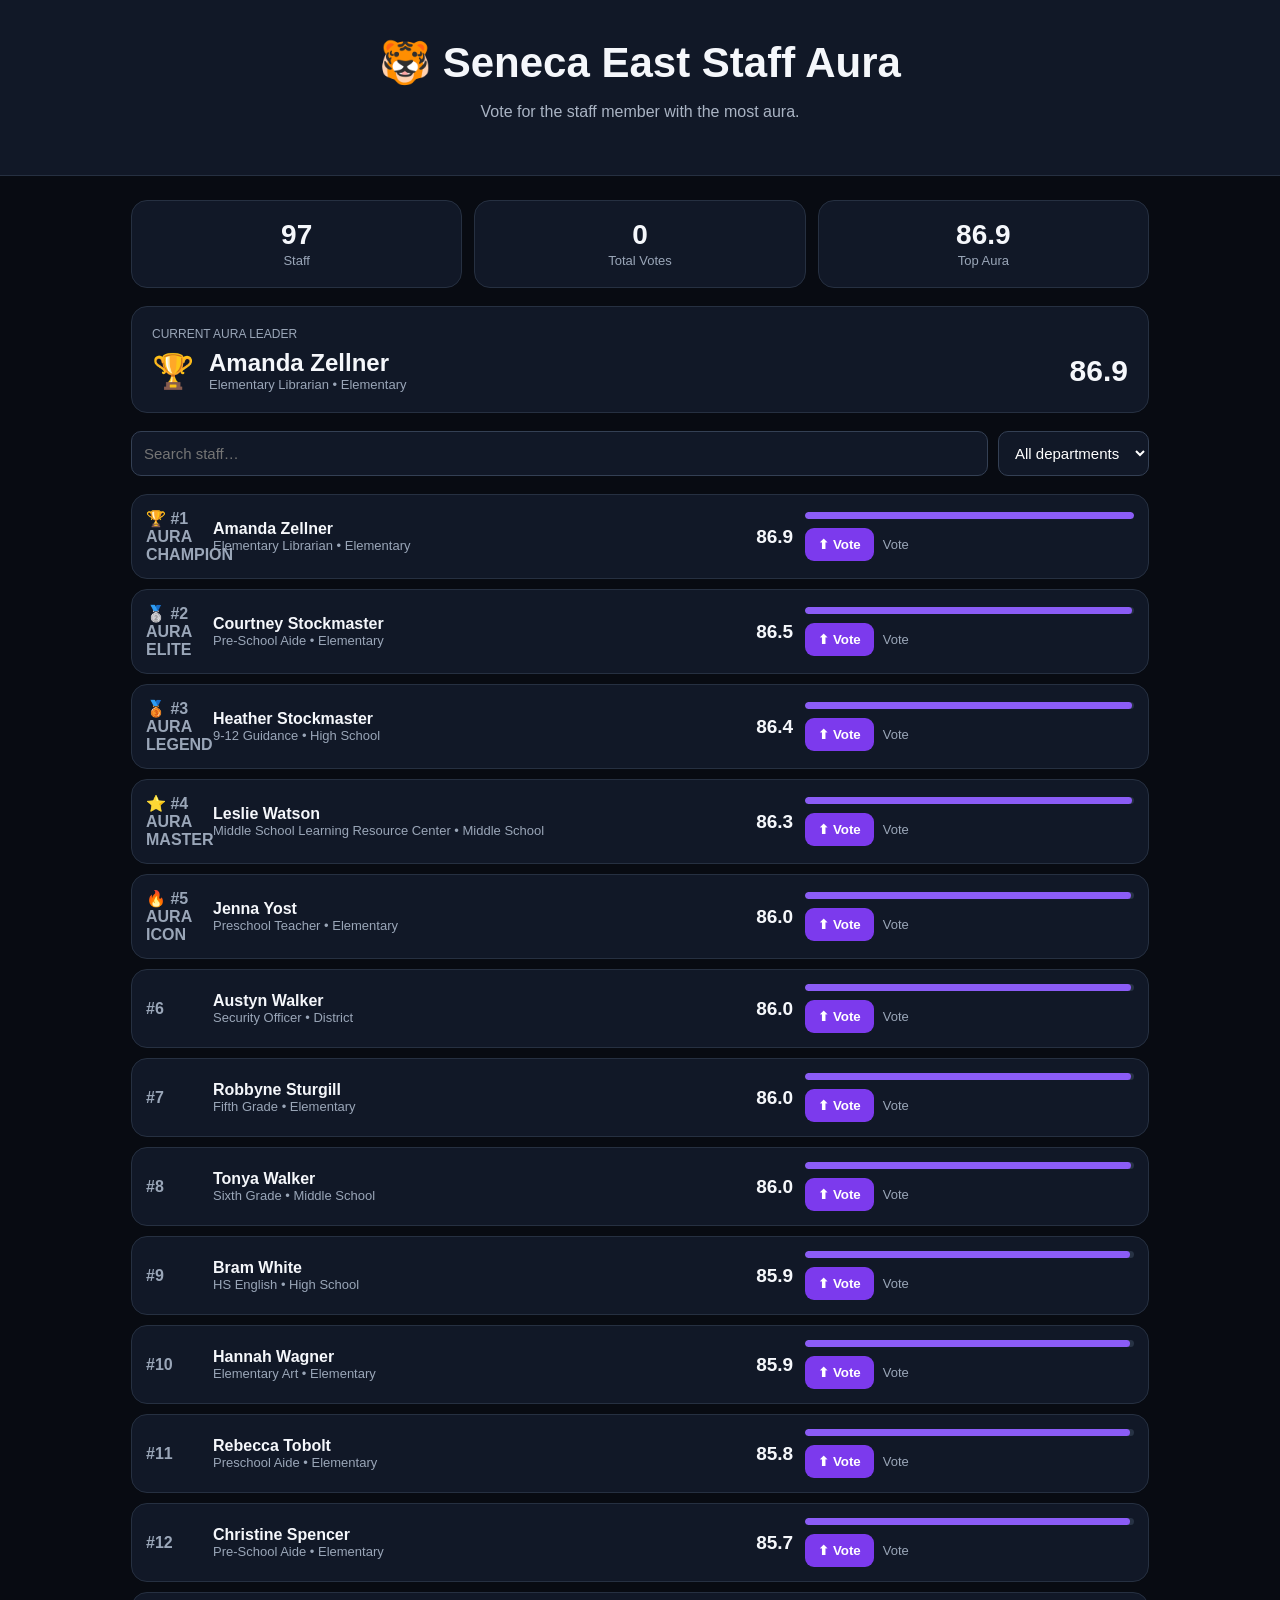
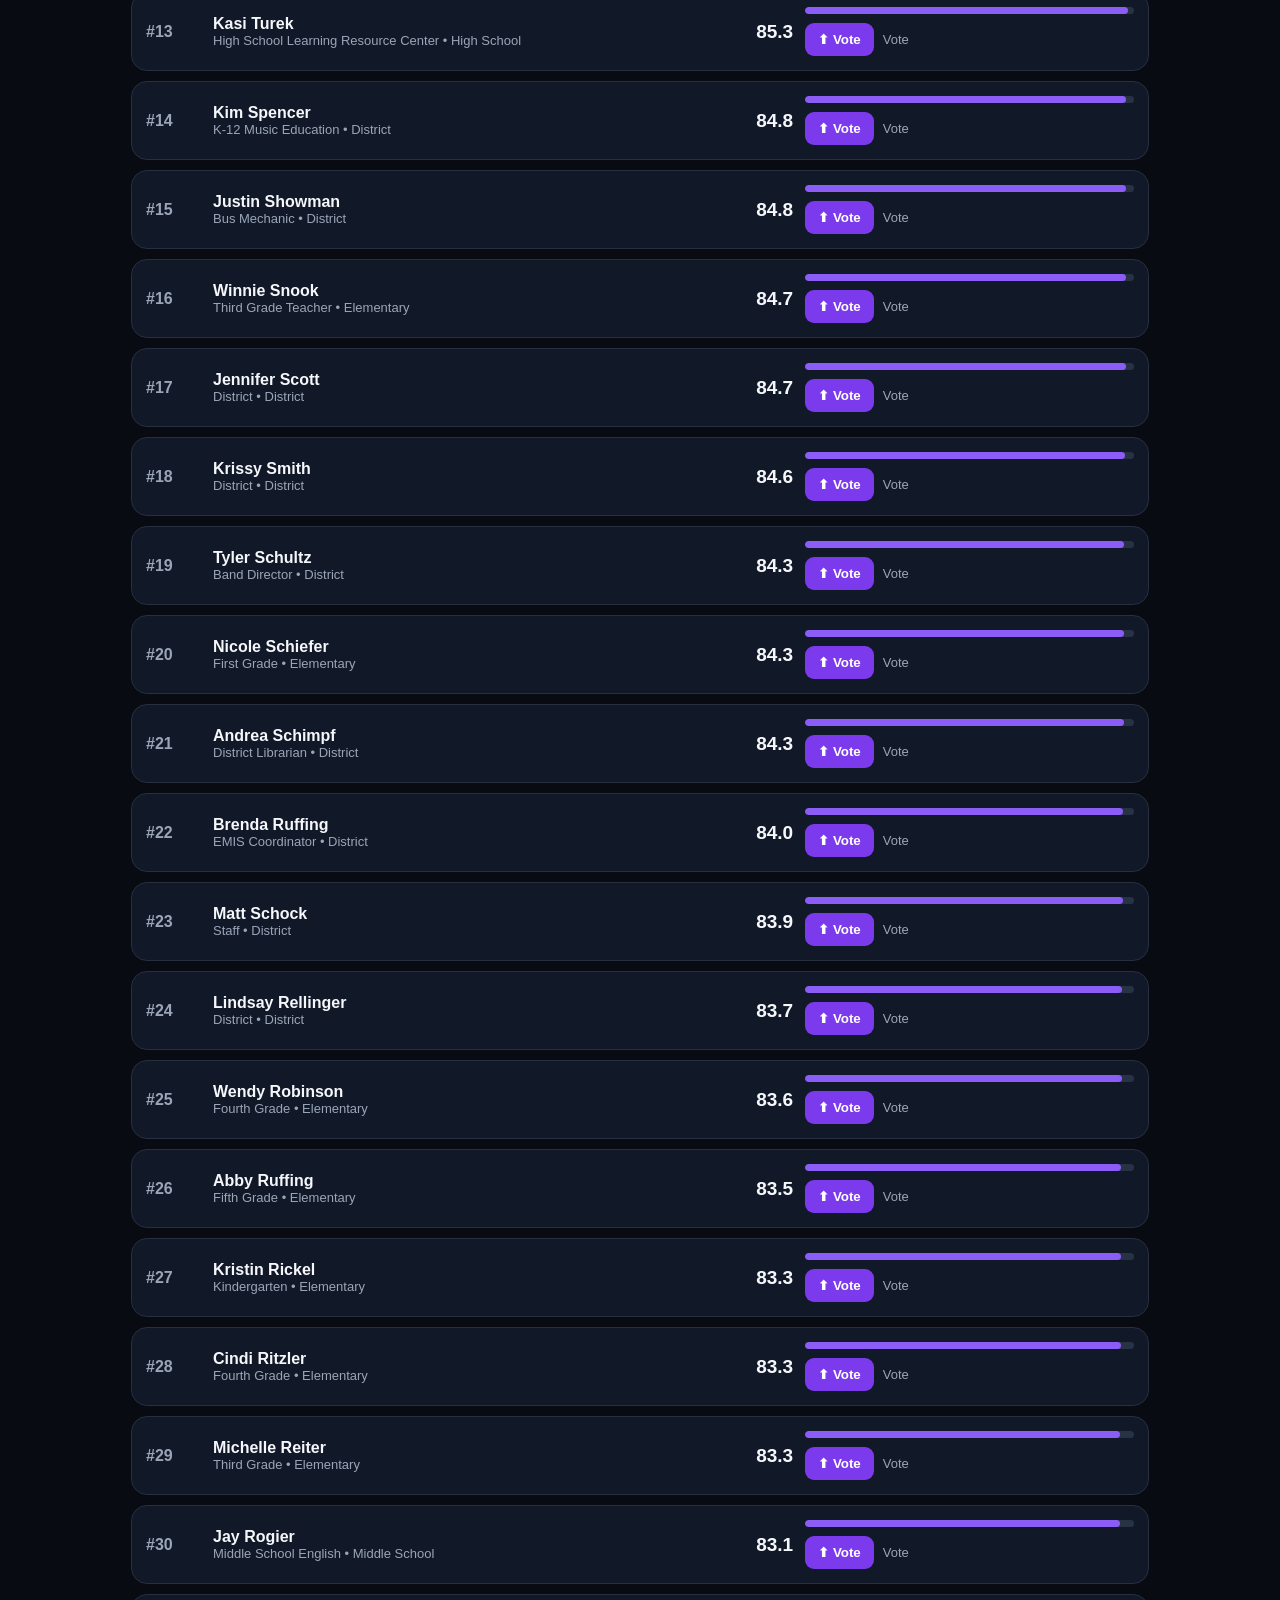
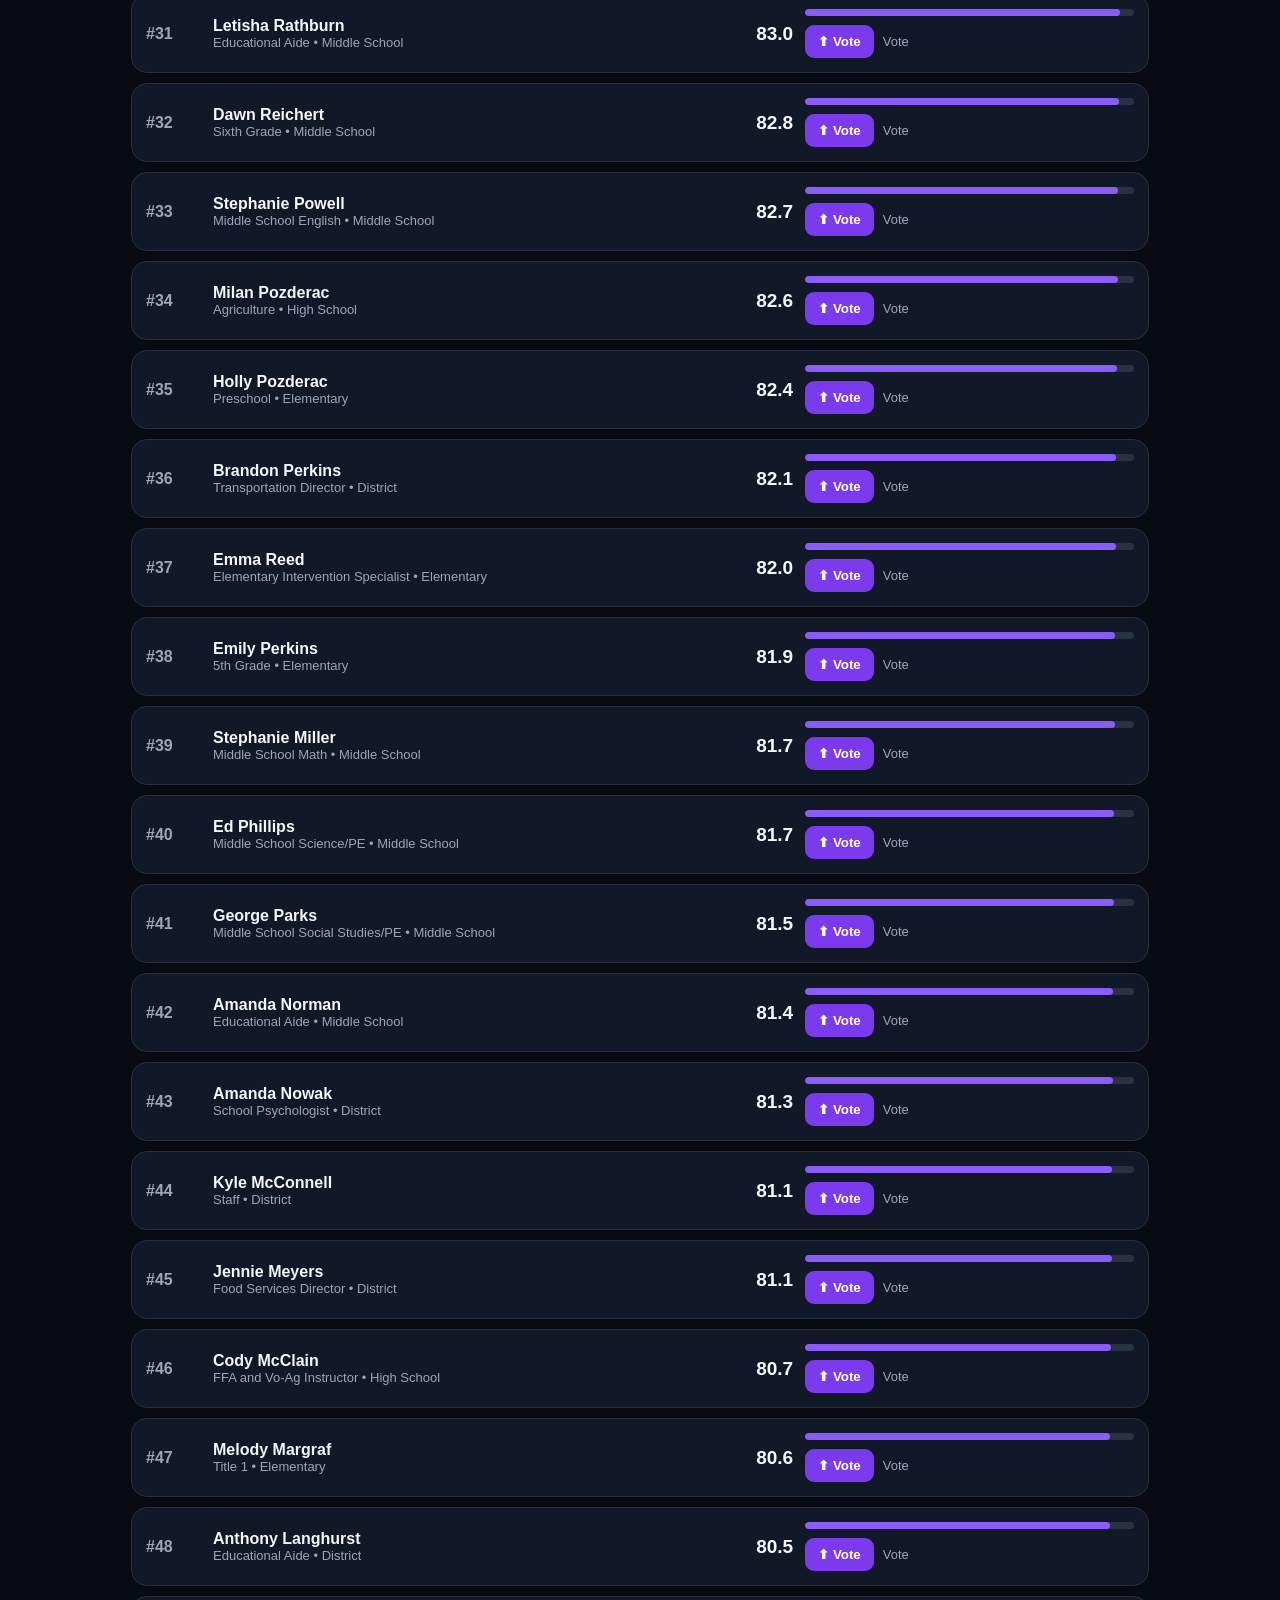
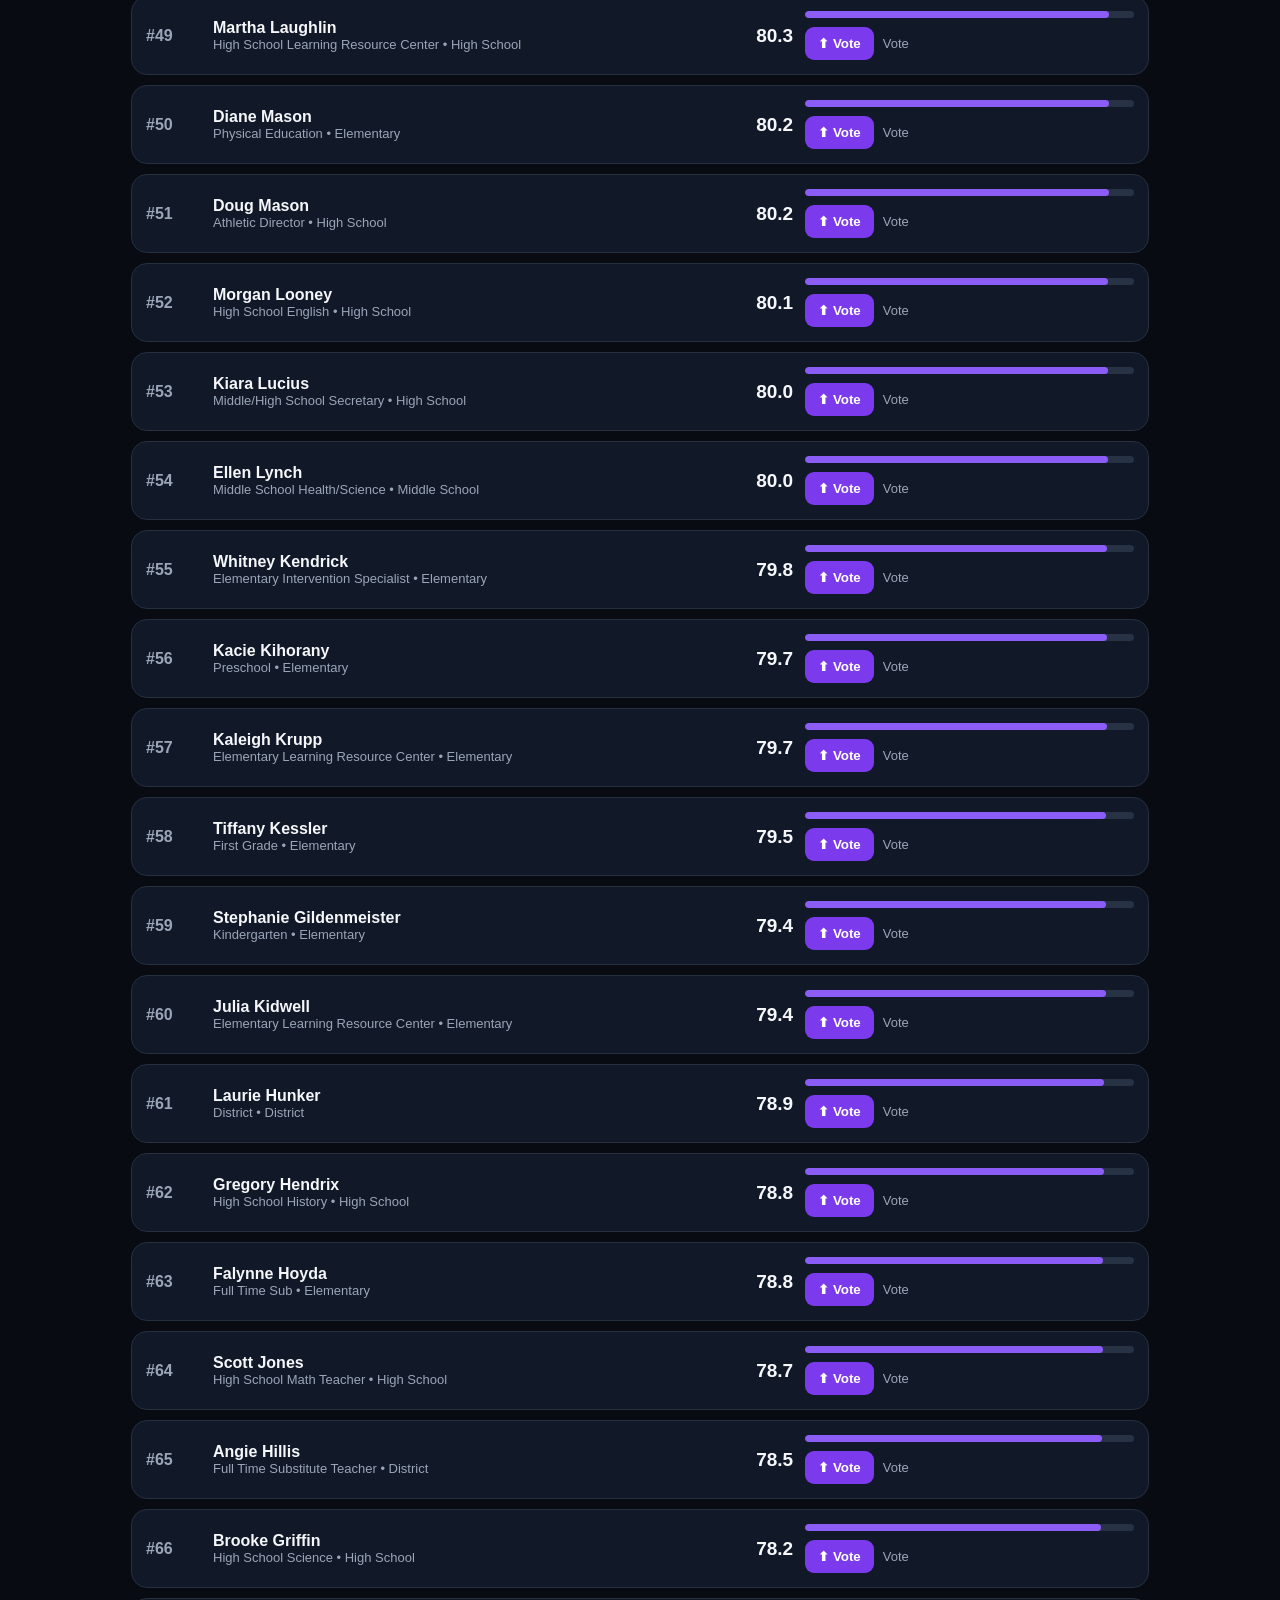
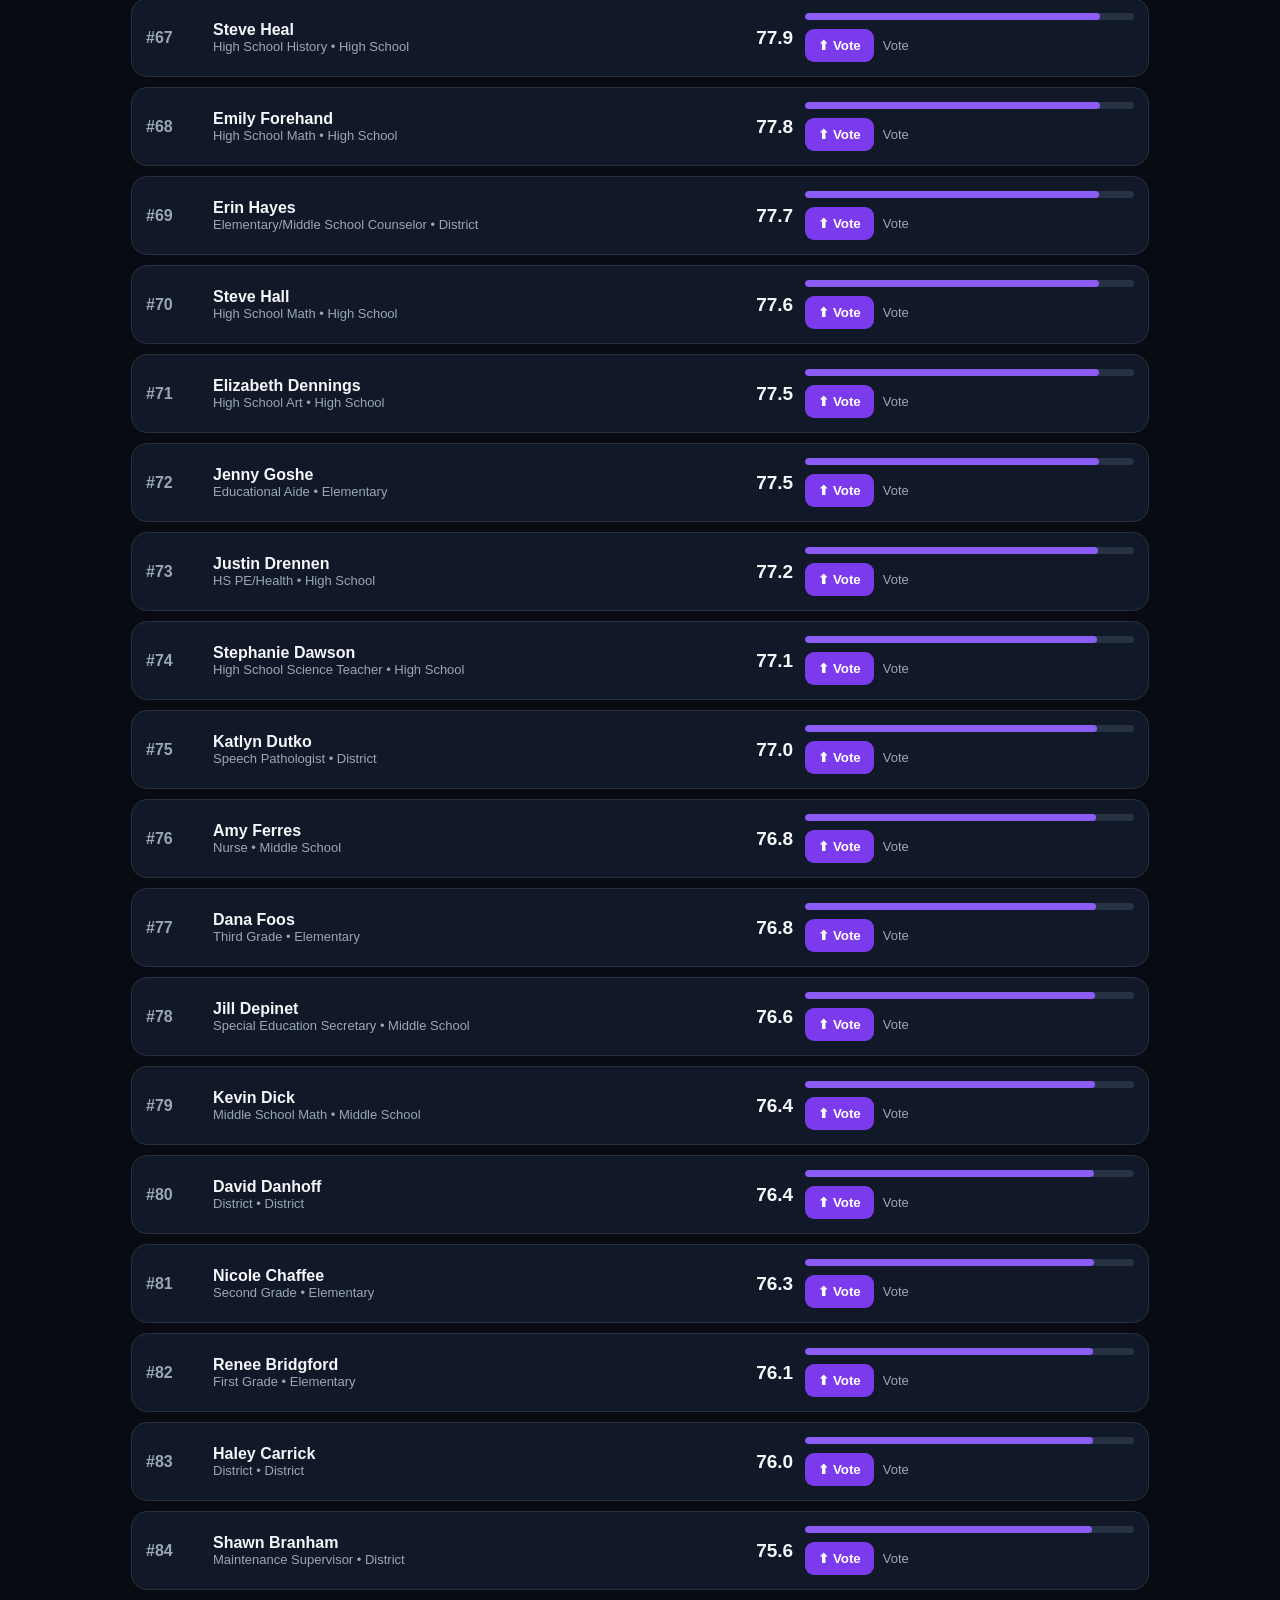
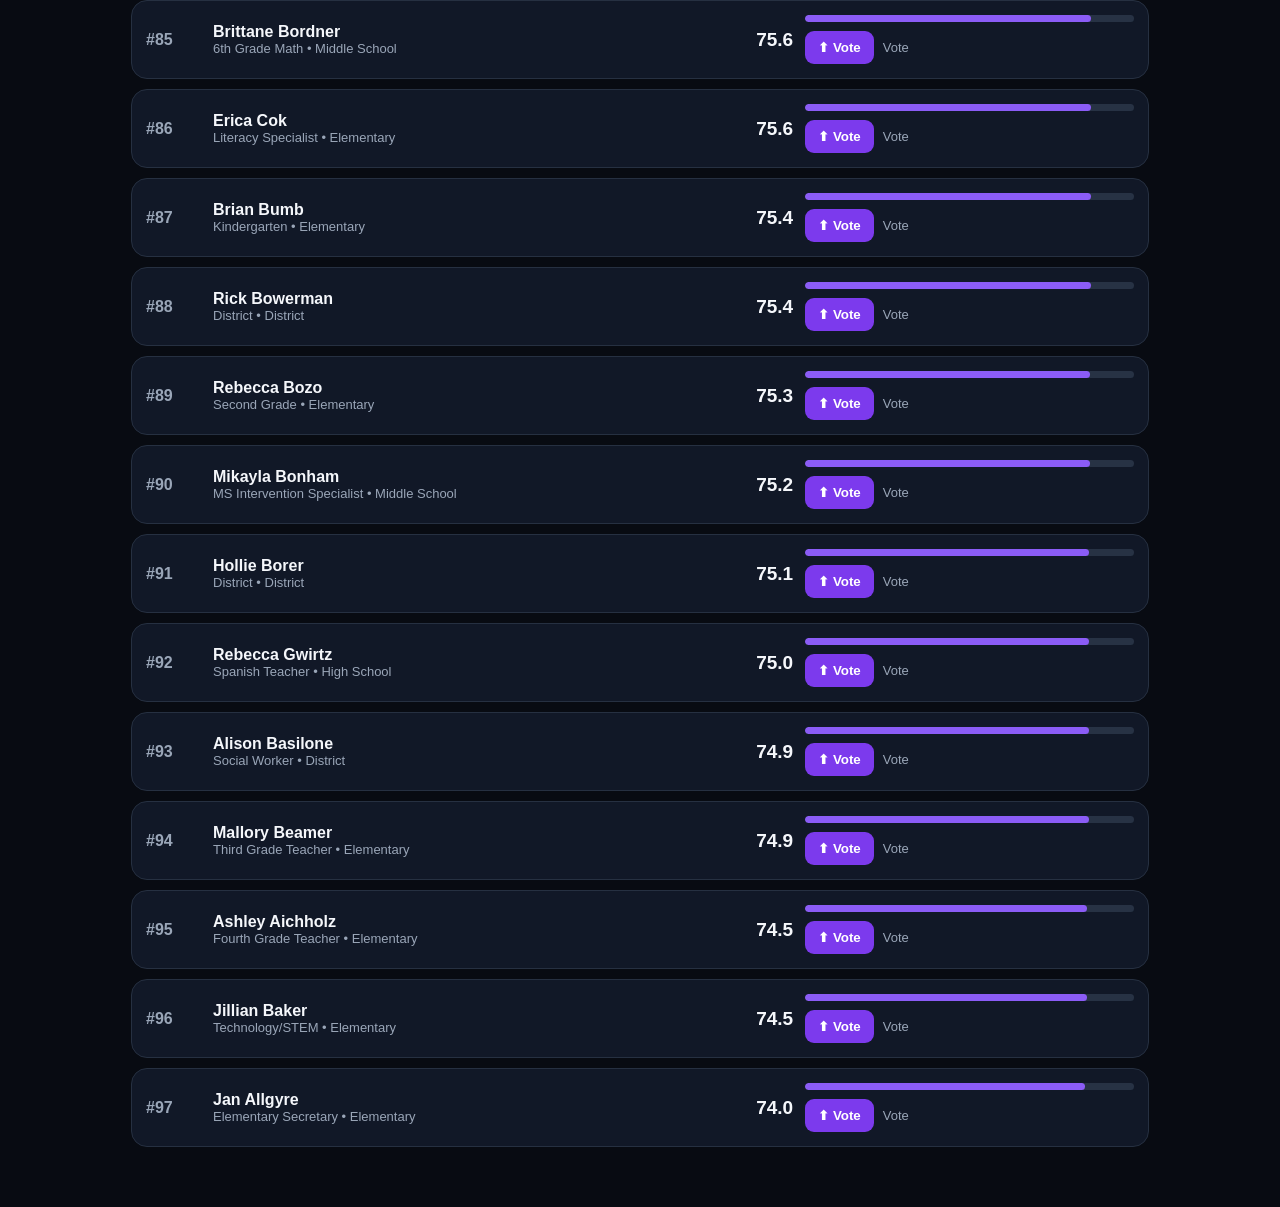
<file: index.html>
<!doctype html>
<html lang="en">
<head>
<meta charset="utf-8">
<meta name="viewport" content="width=device-width,initial-scale=1">
<title>Seneca East Staff Aura</title>
<style>
*{box-sizing:border-box}body{margin:0;font-family:Arial,sans-serif;background:#080b12;color:#f5f7fb}
header{text-align:center;padding:38px 16px;background:#111827;border-bottom:1px solid #263041}
h1{margin:0;font-size:42px}.sub{color:#aab4c4}
.wrap{max-width:1050px;margin:auto;padding:24px 16px 60px}
.stats{display:grid;grid-template-columns:repeat(3,1fr);gap:12px}.card,.leader,.row{background:#111827;border:1px solid #263041;border-radius:16px}
.card{text-align:center;padding:18px}.card b{display:block;font-size:28px}.card span,.role,.leader-role,.status{color:#9aa6b8;font-size:13px}
.leader{padding:20px;margin:18px 0}.leader-title{text-transform:uppercase;color:#9aa6b8;font-size:12px}
.leader-main{display:flex;align-items:center;gap:15px;margin-top:8px}.leader-name{font-size:24px;font-weight:800}.leader-score{margin-left:auto;font-size:30px;font-weight:900}
.controls{display:flex;gap:10px;margin-bottom:18px}input,select{background:#111827;color:#fff;border:1px solid #344054;border-radius:10px;padding:12px;font-size:15px}input{flex:1}
.list{display:grid;gap:10px}.row{display:grid;grid-template-columns:55px minmax(170px,1.5fr) 75px minmax(180px,1fr);gap:12px;align-items:center;padding:14px}
.rank{color:#9aa6b8;font-weight:800}.name{font-weight:750}.score{text-align:right;font-size:19px;font-weight:900}
.bar{height:7px;background:#273244;border-radius:99px;overflow:hidden;margin-bottom:9px}.bar i{display:block;height:100%;background:#8b5cf6;border-radius:99px}
.vote{display:flex;align-items:center;gap:9px}button{border:0;border-radius:9px;padding:9px 13px;background:#7c3aed;color:white;font-weight:800;cursor:pointer}button:disabled{opacity:.5;cursor:not-allowed}
.empty{text-align:center;padding:30px;color:#9aa6b8}
@media(max-width:700px){.stats{grid-template-columns:1fr 1fr 1fr}.row{grid-template-columns:38px 1fr 60px}.row>div:last-child{grid-column:2/-1}}
</style>
</head>
<body>
<header><h1>🐯 Seneca East Staff Aura</h1><p class="sub">Vote for the staff member with the most aura.</p></header>
<main class="wrap">
<section class="stats">
<div class="card"><b id="staffCount">—</b><span>Staff</span></div>
<div class="card"><b id="totalVotes">—</b><span>Total Votes</span></div>
<div class="card"><b id="topScore">—</b><span>Top Aura</span></div>
</section>
<section class="leader"><div class="leader-title">Current Aura Leader</div><div id="leaderBox"><p class="sub">Loading…</p></div></section>
<div class="controls"><input id="search" placeholder="Search staff…"><select id="dept"><option value="all">All departments</option><option>Elementary</option><option>Middle School</option><option>High School</option><option>District</option></select></div>
<section id="rows" class="list"></section>
</main>
<script>
const API="https://seneca-east-aura.uwusenpaidaddy6741.workers.dev/api";
const STAFF=[
  {name:'Ashley Aichholz', role:'Fourth Grade Teacher', dept:'Elementary'},
  {name:'Jan Allgyre', role:'Elementary Secretary', dept:'Elementary'},
  {name:'Jillian Baker', role:'Technology/STEM', dept:'Elementary'},
  {name:'Alison Basilone', role:'Social Worker', dept:'District'},
  {name:'Mallory Beamer', role:'Third Grade Teacher', dept:'Elementary'},
  {name:'Rebecca Gwirtz', role:'Spanish Teacher', dept:'High School'},
  {name:'Mikayla Bonham', role:'MS Intervention Specialist', dept:'Middle School'},
  {name:'Brittane Bordner', role:'6th Grade Math', dept:'Middle School'},
  {name:'Hollie Borer', role:'District', dept:'District'},
  {name:'Rick Bowerman', role:'District', dept:'District'},
  {name:'Rebecca Bozo', role:'Second Grade', dept:'Elementary'},
  {name:'Shawn Branham', role:'Maintenance Supervisor', dept:'District'},
  {name:'Renee Bridgford', role:'First Grade', dept:'Elementary'},
  {name:'Brian Bumb', role:'Kindergarten', dept:'Elementary'},
  {name:'Haley Carrick', role:'District', dept:'District'},
  {name:'Nicole Chaffee', role:'Second Grade', dept:'Elementary'},
  {name:'Erica Cok', role:'Literacy Specialist', dept:'Elementary'},
  {name:'David Danhoff', role:'District', dept:'District'},
  {name:'Stephanie Dawson', role:'High School Science Teacher', dept:'High School'},
  {name:'Elizabeth Dennings', role:'High School Art', dept:'High School'},
  {name:'Jill Depinet', role:'Special Education Secretary', dept:'Middle School'},
  {name:'Kevin Dick', role:'Middle School Math', dept:'Middle School'},
  {name:'Justin Drennen', role:'HS PE/Health', dept:'High School'},
  {name:'Katlyn Dutko', role:'Speech Pathologist', dept:'District'},
  {name:'Amy Ferres', role:'Nurse', dept:'Middle School'},
  {name:'Dana Foos', role:'Third Grade', dept:'Elementary'},
  {name:'Emily Forehand', role:'High School Math', dept:'High School'},
  {name:'Stephanie Gildenmeister', role:'Kindergarten', dept:'Elementary'},
  {name:'Jenny Goshe', role:'Educational Aide', dept:'Elementary'},
  {name:'Brooke Griffin', role:'High School Science', dept:'High School'},
  {name:'Steve Hall', role:'High School Math', dept:'High School'},
  {name:'Erin Hayes', role:'Elementary/Middle School Counselor', dept:'District'},
  {name:'Steve Heal', role:'High School History', dept:'High School'},
  {name:'Gregory Hendrix', role:'High School History', dept:'High School'},
  {name:'Angie Hillis', role:'Full Time Substitute Teacher', dept:'District'},
  {name:'Falynne Hoyda', role:'Full Time Sub', dept:'Elementary'},
  {name:'Laurie Hunker', role:'District', dept:'District'},
  {name:'Scott Jones', role:'High School Math Teacher', dept:'High School'},
  {name:'Tiffany Kessler', role:'First Grade', dept:'Elementary'},
  {name:'Whitney Kendrick', role:'Elementary Intervention Specialist', dept:'Elementary'},
  {name:'Julia Kidwell', role:'Elementary Learning Resource Center', dept:'Elementary'},
  {name:'Kacie Kihorany', role:'Preschool', dept:'Elementary'},
  {name:'Kaleigh Krupp', role:'Elementary Learning Resource Center', dept:'Elementary'},
  {name:'Anthony Langhurst', role:'Educational Aide', dept:'District'},
  {name:'Martha Laughlin', role:'High School Learning Resource Center', dept:'High School'},
  {name:'Morgan Looney', role:'High School English', dept:'High School'},
  {name:'Kiara Lucius', role:'Middle/High School Secretary', dept:'High School'},
  {name:'Ellen Lynch', role:'Middle School Health/Science', dept:'Middle School'},
  {name:'Melody Margraf', role:'Title 1', dept:'Elementary'},
  {name:'Diane Mason', role:'Physical Education', dept:'Elementary'},
  {name:'Doug Mason', role:'Athletic Director', dept:'High School'},
  {name:'Cody McClain', role:'FFA and Vo-Ag Instructor', dept:'High School'},
  {name:'Kyle McConnell', role:'Staff', dept:'District'},
  {name:'Jennie Meyers', role:'Food Services Director', dept:'District'},
  {name:'Stephanie Miller', role:'Middle School Math', dept:'Middle School'},
  {name:'Amanda Norman', role:'Educational Aide', dept:'Middle School'},
  {name:'Amanda Nowak', role:'School Psychologist', dept:'District'},
  {name:'George Parks', role:'Middle School Social Studies/PE', dept:'Middle School'},
  {name:'Brandon Perkins', role:'Transportation Director', dept:'District'},
  {name:'Emily Perkins', role:'5th Grade', dept:'Elementary'},
  {name:'Ed Phillips', role:'Middle School Science/PE', dept:'Middle School'},
  {name:'Stephanie Powell', role:'Middle School English', dept:'Middle School'},
  {name:'Holly Pozderac', role:'Preschool', dept:'Elementary'},
  {name:'Milan Pozderac', role:'Agriculture', dept:'High School'},
  {name:'Letisha Rathburn', role:'Educational Aide', dept:'Middle School'},
  {name:'Emma Reed', role:'Elementary Intervention Specialist', dept:'Elementary'},
  {name:'Dawn Reichert', role:'Sixth Grade', dept:'Middle School'},
  {name:'Michelle Reiter', role:'Third Grade', dept:'Elementary'},
  {name:'Lindsay Rellinger', role:'District', dept:'District'},
  {name:'Kristin Rickel', role:'Kindergarten', dept:'Elementary'},
  {name:'Cindi Ritzler', role:'Fourth Grade', dept:'Elementary'},
  {name:'Wendy Robinson', role:'Fourth Grade', dept:'Elementary'},
  {name:'Jay Rogier', role:'Middle School English', dept:'Middle School'},
  {name:'Abby Ruffing', role:'Fifth Grade', dept:'Elementary'},
  {name:'Brenda Ruffing', role:'EMIS Coordinator', dept:'District'},
  {name:'Nicole Schiefer', role:'First Grade', dept:'Elementary'},
  {name:'Andrea Schimpf', role:'District Librarian', dept:'District'},
  {name:'Matt Schock', role:'Staff', dept:'District'},
  {name:'Tyler Schultz', role:'Band Director', dept:'District'},
  {name:'Jennifer Scott', role:'District', dept:'District'},
  {name:'Justin Showman', role:'Bus Mechanic', dept:'District'},
  {name:'Krissy Smith', role:'District', dept:'District'},
  {name:'Winnie Snook', role:'Third Grade Teacher', dept:'Elementary'},
  {name:'Christine Spencer', role:'Pre-School Aide', dept:'Elementary'},
  {name:'Kim Spencer', role:'K-12 Music Education', dept:'District'},
  {name:'Courtney Stockmaster', role:'Pre-School Aide', dept:'Elementary'},
  {name:'Heather Stockmaster', role:'9-12 Guidance', dept:'High School'},
  {name:'Robbyne Sturgill', role:'Fifth Grade', dept:'Elementary'},
  {name:'Rebecca Tobolt', role:'Preschool Aide', dept:'Elementary'},
  {name:'Kasi Turek', role:'High School Learning Resource Center', dept:'High School'},
  {name:'Hannah Wagner', role:'Elementary Art', dept:'Elementary'},
  {name:'Austyn Walker', role:'Security Officer', dept:'District'},
  {name:'Tonya Walker', role:'Sixth Grade', dept:'Middle School'},
  {name:'Leslie Watson', role:'Middle School Learning Resource Center', dept:'Middle School'},
  {name:'Bram White', role:'HS English', dept:'High School'},
  {name:'Jenna Yost', role:'Preschool Teacher', dept:'Elementary'},
  {name:'Amanda Zellner', role:'Elementary Librarian', dept:'Elementary'}
];
let data=[],cooldownUntil=Number(localStorage.getItem("auraCooldownUntil")||0);
function esc(v){return String(v).replace(/[&<>"']/g,c=>({"&":"&amp;","<":"&lt;",">":"&gt;",'"':"&quot;","'":"&#039;"}[c]));}
function remaining(){return Math.max(0,cooldownUntil-Date.now());}
function cdText(){let x=remaining();if(!x)return"Vote";let h=Math.floor(x/36e5),m=Math.floor(x%36e5/6e4),s=Math.floor(x%6e4/1e3);return `${h}h ${String(m).padStart(2,"0")}m ${String(s).padStart(2,"0")}s`;}
async function load(){
  data=STAFF.map((s,i)=>({...s,votes:0,aura:72+((s.name.length*17+i*13)%2400)/100}));
  render();

  try{
    let r=await fetch(API+"/leaderboard",{cache:"no-store"});
    if(!r.ok)throw Error();
    data=await r.json();
    render();
  }catch(e){
    console.error("Leaderboard API error:",e);
  }
}
function render(){
let q=(document.getElementById("search").value||"").toLowerCase().trim(),d=document.getElementById("dept").value;
let all=[...data].sort((a,b)=>Number(b.votes||0)-Number(a.votes||0)||Number(b.aura||0)-Number(a.aura||0)||a.name.localeCompare(b.name));
let rows=all.filter(s=>(!q||`${s.name} ${s.role}`.toLowerCase().includes(q))&&(d==="all"||s.dept===d));
document.getElementById("staffCount").textContent=data.length;
document.getElementById("totalVotes").textContent=data.reduce((a,s)=>a+Number(s.votes||0),0).toLocaleString();
document.getElementById("topScore").textContent=all[0]?Number(all[0].aura||0).toFixed(1):"0";
if(all[0])document.getElementById("leaderBox").innerHTML=`<div class="leader-main"><div style="font-size:34px">🏆</div><div><div class="leader-name">${esc(all[0].name)}</div><div class="leader-role">${esc(all[0].role)} • ${esc(all[0].dept)}</div></div><div class="leader-score">${Number(all[0].aura||0).toFixed(1)}</div></div>`;
let max=Math.max(1,...all.map(s=>Number(s.aura||0))),cd=remaining();
document.getElementById("rows").innerHTML=rows.length?rows.map(s=>{
let rank=all.findIndex(x=>x.name===s.name)+1,a=Number(s.aura||0);
return `<div class="row"><div class="rank">${rank===1?"🏆 #1 AURA CHAMPION":rank===2?"🥈 #2 AURA ELITE":rank===3?"🥉 #3 AURA LEGEND":rank===4?"⭐ #4 AURA MASTER":rank===5?"🔥 #5 AURA ICON":`#${rank}`}</div><div><div class="name">${esc(s.name)}</div><div class="role">${esc(s.role)} • ${esc(s.dept)}</div></div><div class="score">${a.toFixed(1)}</div><div><div class="bar"><i style="width:${Math.min(100,a/max*100)}%"></i></div><div class="vote"><button class="vote-btn" data-name="${esc(s.name)}" ${cd?"disabled":""}>⬆ Vote</button><span class="status">${cd?cdText():"Vote"}</span></div></div></div>`;
}).join(""):`<div class="empty">No staff members match your search.</div>`;
}
async function vote(name){
if(remaining())return;
try{
let r=await fetch(API+"/vote",{method:"POST",headers:{"Content-Type":"application/json"},body:JSON.stringify({name})});
let b=await r.json().catch(()=>({}));
if(!r.ok){if(b.error==="COOLDOWN"){cooldownUntil=Date.now()+Number(b.retryAfter||7200000);localStorage.setItem("auraCooldownUntil",cooldownUntil);render();alert("You can vote again in 2 hours.");return;}throw Error();}
cooldownUntil=Date.now()+7200000;localStorage.setItem("auraCooldownUntil",cooldownUntil);
if(b.leaderboard)data=b.leaderboard;else await load();render();
}catch(e){console.error(e);alert("The voting server could not process your vote. Please try again.");}
}
document.getElementById("search").addEventListener("input",render);
document.getElementById("dept").addEventListener("change",render);
document.getElementById("rows").addEventListener("click",e=>{let b=e.target.closest(".vote-btn");if(b&&!b.disabled)vote(b.dataset.name);});
setInterval(render,1000);load();
</script>
  <!-- Cloudflare redeploy -->
</body>
</html>
</file>
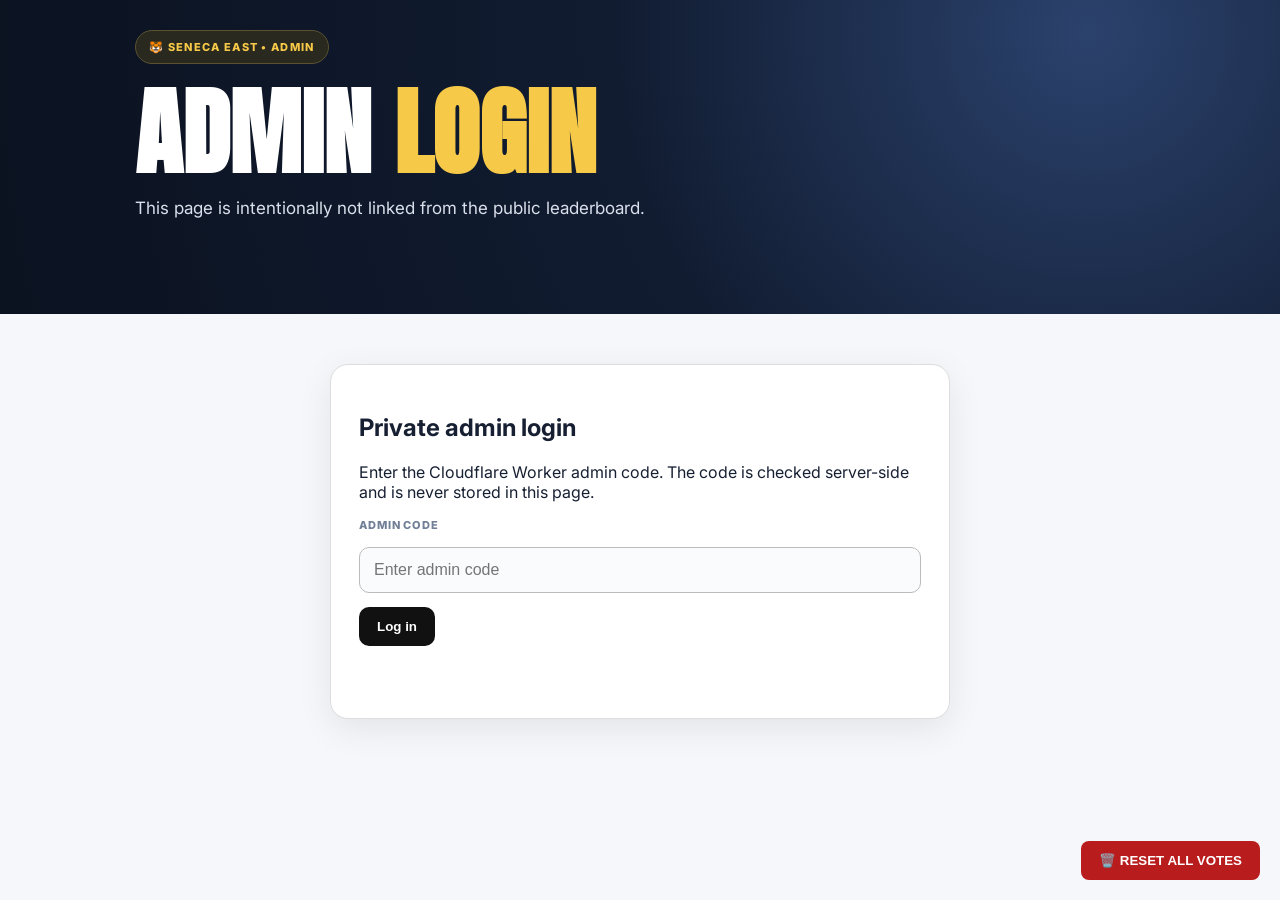
<file: admin.html>
<!doctype html>
<html lang="en">
<head>
  <meta charset="utf-8">
  <meta name="viewport" content="width=device-width, initial-scale=1">
  <title>Admin • Seneca East Aura Board</title>
  <link rel="stylesheet" href="styles.css">
  <style>
    .admin-card{max-width:620px;margin:50px auto;background:#fff;border:1px solid #ddd;border-radius:18px;padding:28px;box-shadow:0 10px 35px rgba(0,0,0,.08)}
   .admin-card input,.admin-card select{width:100%;box-sizing:border-box;padding:13px 14px;border:1px solid #bbb;border-radius:10px;margin:8px 0 14px;font-size:16px}
    .admin-card button{padding:12px 18px;border:0;border-radius:10px;cursor:pointer;font-weight:700}
    .admin-card .primary{background:#111;color:#fff}
    .admin-card .danger{background:#eee;color:#111}
    .admin-grid{display:grid;grid-template-columns:1fr auto;gap:10px;align-items:end}
    .msg{min-height:24px;margin:10px 0;font-weight:600}
    .hidden{display:none!important}
    .admin-row{display:flex;justify-content:space-between;align-items:center;padding:12px 0;border-bottom:1px solid #eee;gap:12px}
    .admin-row button{padding:9px 12px}
    
    #resetVotesBtn{
  position:fixed;
  bottom:20px;
  right:20px;
  background:#b91c1c;
  color:white;
  border:0;
  padding:12px 18px;
  border-radius:8px;
  cursor:pointer;
  font-weight:700;
  z-index:9999;
}
  </style>
</head>
<body>
<header class="hero"><div class="wrap">
  <div class="badge">🐯 SENECA EAST • ADMIN</div>
  <h1>Admin <span>Login</span></h1>
  <p>This page is intentionally not linked from the public leaderboard.</p>
</div></header>
<main class="wrap">
  <section id="loginCard" class="admin-card">
    <h2>Private admin login</h2>
    <p>Enter the Cloudflare Worker admin code. The code is checked server-side and is never stored in this page.</p>
    <label for="code">Admin code</label>
    <input id="code" type="password" autocomplete="current-password" placeholder="Enter admin code">
    <button id="login" class="primary">Log in</button>
    <div id="loginMsg" class="msg" aria-live="polite"></div>
  </section>

  <section id="adminCard" class="admin-card hidden">
    <div style="display:flex;justify-content:space-between;align-items:center;gap:10px">
      <div><h2>Admin voting</h2><p>You are in admin mode. Your votes bypass the 6-hour cooldown.</p></div>
      <button id="logout" class="danger">Log out</button>
    </div>
    <label for="staff">Staff member</label>
    <select id="staff"></select>
    <button id="vote" class="primary">Cast admin vote</button>
    <div id="voteMsg" class="msg" aria-live="polite"></div>
    <h3>Current leaderboard</h3>
    <div id="leaderboard">Loading…</div>
  </section>
</main>
<script>
const loginCard=document.getElementById('loginCard');
const adminCard=document.getElementById('adminCard');
const code=document.getElementById('code');
const loginMsg=document.getElementById('loginMsg');
const voteMsg=document.getElementById('voteMsg');
const staff=document.getElementById('staff');
const leaderboard=document.getElementById('leaderboard');

const API = 'https://seneca-east-aura.uwusenpaidaddy6741.workers.dev/api';

async function api(path, options={}){
  const r = await fetch(API + path, {
    credentials: 'include',
    ...options,
    headers: {
      'Content-Type': 'application/json',
      ...(options.headers || {})
    }
  });
  let data={};
  try{data=await r.json()}catch{}
  if(!r.ok) throw Object.assign(
    new Error(data.error||'Request failed'),
    {status:r.status,data}
  );
  return data;
}
  
function render(rows){
  leaderboard.innerHTML=rows.slice().sort((a,b)=>b.votes-a.votes||a.name.localeCompare(b.name)).map((s,i)=>{
    const rank =
  i === 0 ? '🏆 #1 AURA CHAMPION' :
  i === 1 ? '🥈 #2 AURA ELITE' :
  i === 2 ? '🥉 #3 AURA LEGEND' :
  i === 3 ? '⭐ #4 AURA MASTER' :
  i === 4 ? '🔥 #5 AURA ICON' :
  `#${i+1}`;

    return `<div class="admin-row"><span><b>${rank} ${s.name}</b><br><small>${s.role}</small></span><strong>${s.votes} votes</strong></div>`;
  }).join('');
}
async function load(){
  const data=await api('/leaderboard');
  staff.innerHTML=data.map(s=>`<option value="${s.name.replaceAll('&','&amp;').replaceAll('"','&quot;')}">${s.name}</option>`).join('');
  render(data);
}

document.getElementById('login').onclick=async()=>{
  loginMsg.textContent='';
  try{
    const adminCode=code.value;
await api('/admin/login',{
  method:'POST',
  headers:{'Content-Type':'application/json'},
  body:JSON.stringify({code:adminCode})
});
    code.value=''; loginCard.classList.add('hidden'); adminCard.classList.remove('hidden'); loginMsg.textContent=''; await load();
  }catch(e){loginMsg.textContent=e.status===429?'Too many attempts. Try again later.':'Incorrect admin code.';}
};
document.getElementById('vote').onclick=async()=>{
  voteMsg.textContent='';
 try{
  const data=await api('/vote',{
    method:'POST',
   
    body:JSON.stringify({name:staff.value})
  });
  render(data.leaderboard);
  voteMsg.textContent='Vote recorded.';
}
  catch(e){voteMsg.textContent=e.data?.error||'Vote failed.';}
};
document.getElementById('logout').onclick=async()=>{await api('/admin/logout',{method:'POST'}); adminCard.classList.add('hidden'); loginCard.classList.remove('hidden');};
  
  document.getElementById('resetVotesBtn').onclick = async () => {
  const first = confirm(
    "WARNING: This will permanently delete ALL votes and ALL voter cooldowns.\n\nContinue?"
  );

  if (!first) return;

  const second = confirm(
    "Are you absolutely sure?\n\nEvery staff member will be reset to 0 votes."
  );

  if (!second) return;

  try {
    const r = await fetch(API + "/admin/reset", {
      method: "POST",
      credentials: "include"
    });

    const result = await r.json();

    if (!r.ok) {
      alert(result.error || "Reset failed.");
      return;
    }

    alert("All votes and voter cooldowns have been deleted.");
    load();

  } catch (e) {
    alert("Could not connect to the server.");
    console.error(e);
  }
};
  
</script>

  <button id="resetVotesBtn">
  🗑️ RESET ALL VOTES
</button>
  
</body>
</html>
</file>
<file: styles.css>
@import url('https://fonts.googleapis.com/css2?family=Anton&family=Inter:wght@400;600;700;800&display=swap');
:root{--navy:#0b1220;--gold:#f7c948;--ink:#172033;--muted:#718096;--line:#e7eaf0;--card:#fff}
*{box-sizing:border-box}body{margin:0;background:#f5f7fb;color:var(--ink);font-family:Inter,Arial,sans-serif}
.wrap{max-width:1050px;margin:auto;padding:0 20px}.hero{background:radial-gradient(circle at 85% 10%,#2b426d,#111c31 42%,#0b1220);color:#fff;padding:30px 0 75px}.badge{display:inline-block;color:var(--gold);border:1px solid #5b5130;background:#29291f;border-radius:999px;padding:9px 13px;font-size:11px;font-weight:800;letter-spacing:.12em}.hero h1{font-family:Anton,sans-serif;text-transform:uppercase;font-size:clamp(54px,9vw,96px);line-height:.94;margin:24px 0 15px}.hero h1 span{color:var(--gold)}.hero p{color:#d9e0eb;max-width:680px;font-size:17px;line-height:1.6}.notice{display:inline-block;margin-top:8px;padding:11px 14px;border:1px solid #3c4658;border-radius:10px;background:#ffffff0c;color:#e8edf5;font-size:12px}
main{margin-top:-35px}.controls{background:#fff;border:1px solid var(--line);border-radius:16px;padding:16px;display:grid;grid-template-columns:2fr 1fr;gap:12px;box-shadow:0 15px 45px #0b122014}label{display:block;text-transform:uppercase;letter-spacing:.08em;font-size:11px;font-weight:800;color:var(--muted);margin-bottom:7px}input,select{width:100%;padding:12px;border:1px solid var(--line);border-radius:10px;background:#fafbfc;outline:none}input:focus,select:focus{border-color:#98a3b5}
.stats{display:grid;grid-template-columns:repeat(3,1fr);gap:12px;margin:16px 0}.stats div{background:#fff;border:1px solid var(--line);border-radius:14px;padding:18px;text-align:center}.stats b{font-family:Anton;font-size:39px;display:block}.stats small{font-size:10px;color:var(--muted);font-weight:800;text-transform:uppercase;letter-spacing:.08em}
.leader,.staff{background:#fff;border:1px solid var(--line);border-radius:16px;padding:20px}.kicker{font-size:11px;font-weight:800;letter-spacing:.12em;color:#8a94a6;text-transform:uppercase}.leader{margin:0 0 30px}.leader-main{display:flex;align-items:center;gap:16px}.trophy{font-size:42px}.leader-name{font-size:26px;font-weight:800}.leader-role{color:var(--muted);font-size:13px;margin-top:4px}.leader-score{margin-left:auto;font-family:Anton;font-size:56px}
.list-title{display:flex;justify-content:space-between;align-items:end;margin-bottom:12px}.list-title h2{margin:2px 0 0;font-size:29px}.list-title span{font-size:11px;color:var(--muted)}
.row{display:grid;grid-template-columns:55px 1fr 105px 150px;gap:15px;align-items:center;background:#fff;border:1px solid var(--line);border-radius:14px;padding:13px 15px;margin-bottom:8px}.rank{font-family:Anton;font-size:25px;color:#8b95a6;text-align:center}.name{font-weight:800}.role{font-size:11px;color:var(--muted);margin-top:3px}.score{font-family:Anton;font-size:29px;text-align:right}.bar{height:7px;background:#edf0f4;border-radius:9px;overflow:hidden}.bar i{display:block;height:100%;width:0;background:linear-gradient(90deg,#f7c948,#f29b3c)}.vote{display:flex;gap:6px}.vote button{border:1px solid var(--line);background:#fafbfc;border-radius:8px;padding:8px 9px;font-weight:800;cursor:pointer}.vote button:disabled{opacity:.45;cursor:not-allowed}.vote .status{font-size:10px;color:var(--muted);align-self:center;text-align:center;min-width:72px}.empty{padding:35px;text-align:center;background:#fff;border:1px dashed #ccd2dc;border-radius:14px;color:var(--muted)}.source{font-size:11px;color:var(--muted);margin:20px 0}.source a{color:inherit}footer{background:var(--navy);color:#aeb8c9;text-align:center;padding:28px;font-size:12px}
@media(max-width:700px){.controls{grid-template-columns:1fr}.row{grid-template-columns:42px 1fr 75px}.vote{grid-column:2/-1}.score{text-align:left}.leader-score{font-size:43px}.stats b{font-size:31px}}
</file>
